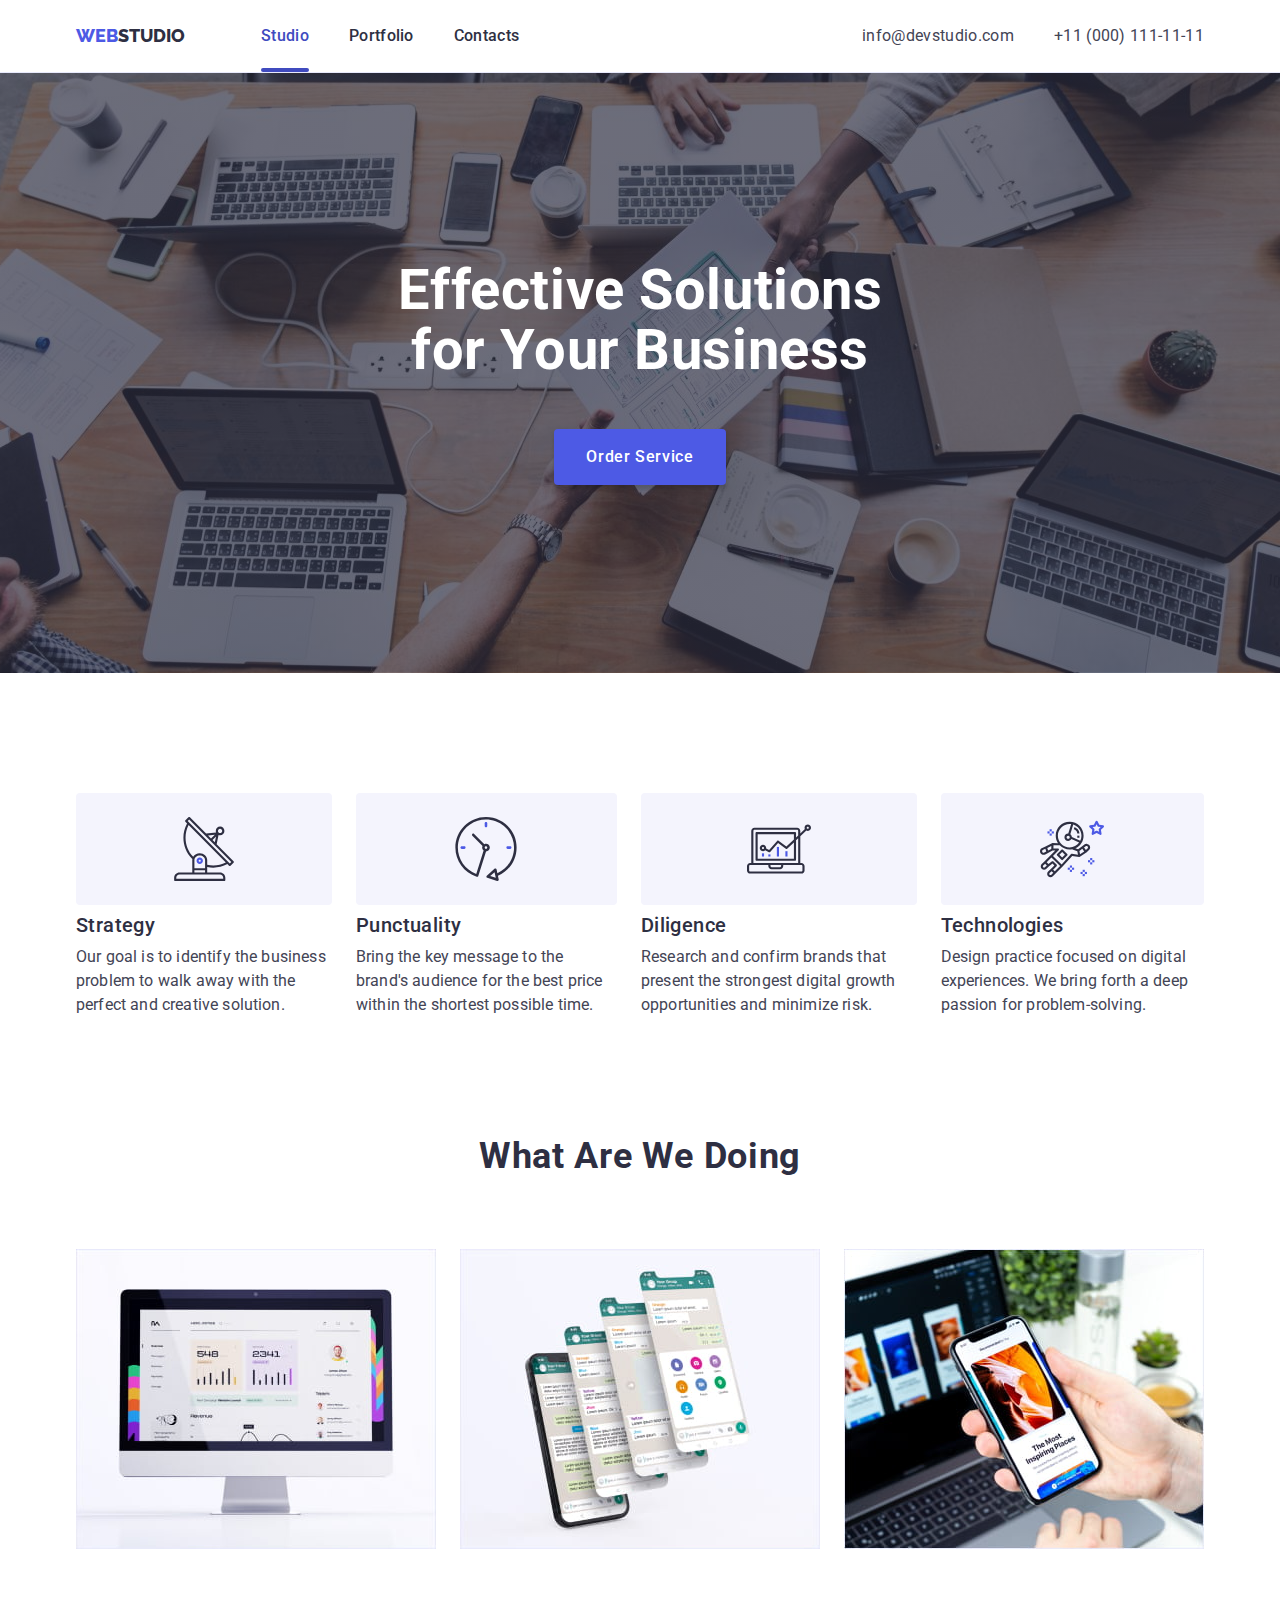
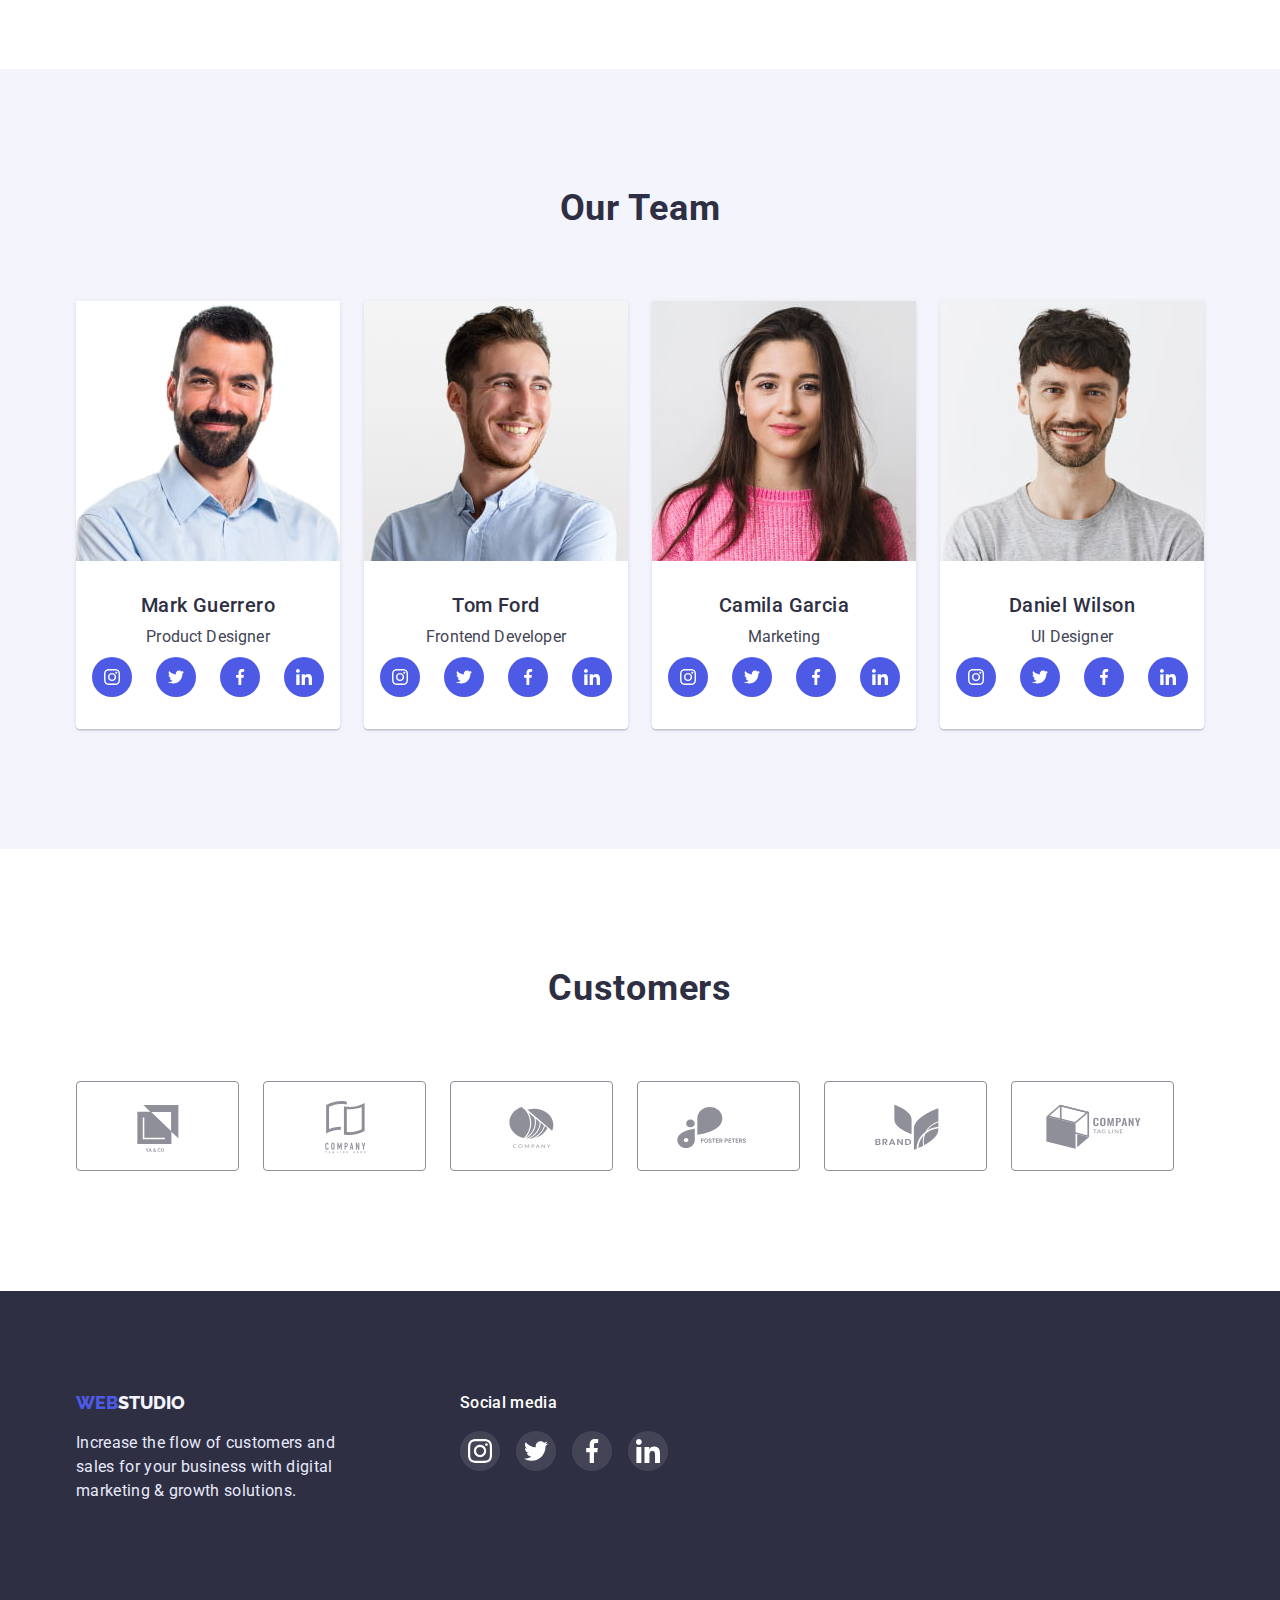
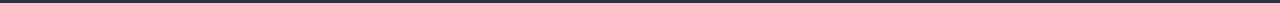
<file: index.html>
<!DOCTYPE html>
<html lang="en">
  <head>
    <meta charset="UTF-8" />
    <meta http-equiv="X-UA-Compatible" content="IE=edge" />
    <meta name="viewport" content="width=device-width, initial-scale=1.0" />

    <link rel="preconnect" href="https://fonts.googleapis.com" />
    <link rel="preconnect" href="https://fonts.gstatic.com" crossorigin />
    <link
      href="https://fonts.googleapis.com/css2?family=Raleway:wght@800&family=Roboto:wght@400;500;700;900&display=swap"
      rel="stylesheet"
    />

    <link
      rel="stylesheet"
      href="https://cdn.jsdelivr.net/npm/modern-normalize@1.1.0/modern-normalize.min.css"
    />
    <link rel="stylesheet" href="./css/style.css" />
    <title>WebStudio</title>
  </head>

  <body>
    <!-- ==================== HEADER  ==================================== -->

    <header class="header">
      <div class="container header-block">
        <nav class="navigation">
          <a class="logo-web link" href="./portfolio.html">
            <span class="logo-web-color">WEB</span>STUDIO</a
          >
          <ul class="menu list">
            <li class="menu-item">
              <a class="menu-link active-link link" href="./index.html">Studio</a>
            </li>
            <li class="menu-item">
              <a class="menu-link link" href="./portfolio.html">Portfolio</a>
            </li>

            <li class="menu-item">
              <a class="menu-link link" href="">Contacts</a>
            </li>
          </ul>
        </nav>
         <address class="addres-contacts"> 
          <ul class="contacts list">
            <li class="contacts-item">
              <a class="contacts-link link" href="malto:info@devstudio.com"
                >info@devstudio.com</a
              >
            </li>
            <li class="contacts-item">
              <a class="contacts-link link" href="tel:+11(000)111-11-11"
                >+11 (000) 111-11-11</a
              >
            </li>
          </ul>
  
         </address>

       
      </div>
    </header>
    <!-- ==================== / HEADER / ==================================== -->

    <!-- =====================  HERO IMAGES  =============================   -->
    <main>
      <section class="hero">
        <div class="container">
          <h1 class="hero-title">Effective Solutions for Your Business</h1>
          <button class="hero-btn" type="button" data-modal-open>Order Service</button>
        </div>
      </section>
      <!-- ==================== / HERO IMAGES / =============================   -->

      <!-- ================== PROFESION GUALITES ============================   -->

      <section class="section">
        <div class="container">
          <h2 class="visually-hidden">Professional Qualities</h2>
          <ul class="qualities-list list">
            <li class="qualities-item">
              <div class="container-svg">
                <svg class="icon-container">
                  <use
                    class="qualities-icon"
                    href="./images/icons.svg#icon-antenna"
                  ></use>
                </svg>
              </div>
              <h3 class="subtitle">Strategy</h3>
              <p class="description">
                Our goal is to identify the business problem to walk away with
                the perfect and creative solution.
              </p>
            </li>
            <li class="qualities-item">
              <div class="container-svg">
                <svg class="icon-container">
                  <use
                    class="qualities-icon"
                    href="./images/icons.svg#icon-clock"
                  ></use>
                </svg>
              </div>
              <h3 class="subtitle">Punctuality</h3>
              <p class="description">
                Bring the key message to the brand's audience for the best price
                within the shortest possible time.
              </p>
            </li>
            <li class="qualities-item">
              <div class="container-svg">
                <svg class="icon-container">
                  <use
                    class="qualities-icon"
                    href="./images/icons.svg#icon-diagram"
                  ></use>
                </svg>
              </div>
              <h3 class="subtitle">Diligence</h3>
              <p class="description">
                Research and confirm brands that present the strongest digital
                growth opportunities and minimize risk.
              </p>
            </li>
            <li class="qualities-item">
              <div class="container-svg">
                <svg class="icon-container">
                  <use
                    class="qualities-icon"
                    href=".//images/icons.svg#icon-astronaut"
                  ></use>
                </svg>
              </div>
              <h3 class="subtitle">Technologies</h3>
              <p class="description">
                Design practice focused on digital experiences. We bring forth a
                deep passion for problem-solving.
              </p>
            </li>
          </ul>
        </div>
      </section>

      <!-- =============== / PROFESION GUALITES / ============================   -->

      <!-- ===============   WAT ARE WE DOING =================================  -->

      <section class="section doing">
        <div class="container">
          <h2 class="title">What are we doing</h2>
          <ul class="doing-list list">
            <li class="doing-item">
              <img
                class="doing-img"
                src="./images/computer.jpg"
                alt="computer"
                width="360"
              />
            </li>
            <li class="doing-item">
              <img
                class="doing-img"
                src="./images/phone.jpg"
                alt="phone"
                width="360"
              />
            </li>
            <li class="doing-item">
              <img
                class="doing-img"
                src="./images/compmobl.jpg"
                alt="computer and mobile phone"
                width="360"
              />
            </li>
          </ul>
        </div>
      </section>
      <!-- =============== / WAT ARE WE DOING / =============================== -->

      <!-- ==================== OUR TEAM  ===================================== -->
      <section class="section team">
        <div class="container">
          <h2 class="title">Our Team</h2>
          <ul class="team-list list">
            <li class="team-item">
              <img
                class="team-img"
                src="./images/mark.jpg"
                alt="men"
                width="264"
              />
              <div class="team-card">
                <h3 class="subtitle">Mark Guerrero</h3>
                <p class="description-team">Product Designer</p>
                <ul class="social-list list">

                  <li>
                    <a class="socail-link" href="">
                      <svg class="icon-social" width="16" height="16">
                        <use href="./images/icons.svg#icon-instagram"></use>
                      </svg>
                    </a>
                  </li>
                  <li>
                    <a class="socail-link" href="">
                      <svg class="icon-social" width="16" height="16">
                        <use href="./images/icons.svg#icon-twitter"></use>
                      </svg>
                    </a>
                  </li>
                  <li>
                    <a class="socail-link" href="">
                      <svg class="icon-social" width="16" height="16">
                        <use href="./images/icons.svg#icon-facebook"></use>
                      </svg>
                    </a>
                  </li>
                  <li>
                    <a class="socail-link" href="">
                      <svg class="icon-social" width="16" height="16"> 
                        <use href="./images/icons.svg#icon-linkedin"></use>  
                      </svg>
                    </a>
                  </li>
                  
                </ul>
              </div>
            </li>
            <li class="team-item">
              <img
                class="team-img"
                src="./images/tom.jpg"
                alt="men"
                width="264"
              />
              <div class="team-card">
                <h3 class="subtitle">Tom Ford</h3>
                <p class="description-team">Frontend Developer</p>
                <ul class="social-list list">
                  <li>
                    <a class="socail-link" href="">
                      <svg class="icon-social" width="16" height="16">
                        <use href="./images/icons.svg#icon-instagram"></use>
                        
                      </svg>
                    </a>
                  </li>
                  <li>
                    <a class="socail-link" href="">
                      <svg class="icon-social" width="16" height="16">
                        <use href="./images/icons.svg#icon-twitter"></use>
                        
                      </svg>
                    </a>
                  </li>
                  <li>
                    <a class="socail-link" href="">
                      <svg class="icon-social" width="16" height="16">
                        <use href="./images/icons.svg#icon-facebook"></use>
                        
                      </svg>
                    </a>
                  </li>
                  <li>
                    <a class="socail-link" href="">
                      <svg class="icon-social" width="16" height="16">
                        <use
                        class="icon-svg"
                        href="./images/icons.svg#icon-linkedin"
                      ></use>
                      </svg>
                    </a>
                  </li>
                </ul>
              </div>
            </li>
            <li class="team-item">
              <img
                class="team-img"
                src="./images/camila.jpg"
                alt="woman"
                width="264"
              />
              <div class="team-card">
                <h3 class="subtitle">Camila Garcia</h3>
                <p class="description-team">Marketing</p>
                <ul class="social-list list">
                  <li>
                    <a class="socail-link" href="">
                      <svg class="icon-social" width="16" height="16">
                        <use href="./images/icons.svg#icon-instagram"></use>
                    
                      </svg>
                    </a>
                  </li>
                  <li>
                    <a class="socail-link" href="">
                      <svg class="icon-social" width="16" height="16">
                        <use href="./images/icons.svg#icon-twitter"></use>
                      
                      </svg>
                    </a>
                  </li>
                  <li>
                    <a class="socail-link" href="">
                      <svg class="icon-social" width="16" height="16">
                        <use href="./images/icons.svg#icon-facebook"></use>
                  
                      </svg>
                    </a>
                  </li>
                  <li>
                    <a class="socail-link" href="">
                      <svg class="icon-social" width="16" height="16">
                        <use
                          class="icon-svg"
                          href="./images/icons.svg#icon-linkedin"
                        ></use>
                      </svg>
                    </a>
                  </li>
                </ul>
              </div>
            </li>
            <li class="team-item">
              <img
                class="team-img"
                src="./images/daniel.jpg"
                alt="men"
                width="264"
              />
              <div class="team-card">
                <h3 class="subtitle">Daniel Wilson</h3>
                <p class="description-team">UI Designer</p>
                <ul class="social-list list">
                  <li>
                    <a class="socail-link" href="">
                      <svg class="icon-social" width="16" height="16">
                        <use href="./images/icons.svg#icon-instagram"></use>
                      </svg>
                    </a>
                  </li>
                  <li>
                    <a class="socail-link" href="">
                      <svg class="icon-social" width="16" height="16">
                        <use href="./images/icons.svg#icon-twitter"></use>  
                      </svg>
                    </a>
                  </li>
                  <li>
                    <a class="socail-link" href="">
                      <svg class="icon-social" width="16" height="16">
                        <use href="./images/icons.svg#icon-facebook"></use>
                      </svg>
                    </a>
                  </li>
                  <li>
                    <a class="socail-link" href="">
                      <svg class="icon-social" width="16" height="16">
                        <use
                          class="icon-svg"
                          href="./images/icons.svg#icon-linkedin"
                        ></use>
                      </svg>
                    </a>
                  </li>
                </ul>
              </div>
            </li>
          </ul>
        </div>
      </section>

      <!-- ========================= / OUR TEAM / ========================================= -->

      <!-- =======================   CUSTOMERS   ========================================== -->

      <section class="section">
        <div class="container">
          <h2 class="title">Customers</h2>
          <ul class="customers-list list">
            <li class="customer-item">

              <a class="customer-link" href="">
                <svg class="customers-icon" width="104" height="56">
                  <use href="./images/icons.svg#icon-Logo"></use>
                </svg>
              </a>
            </li>

            <li class="customer-item">
              <a class="customer-link" href="">
                <svg class="customers-icon" width="104" height="56">
                  <use href="./images/icons.svg#icon-Logo-company"></use>
                </svg>
              </a>
            </li>

            <li class="customer-item">
              <a class="customer-link" href="">
                <svg class="customers-icon" width="104" height="56">
                  <use href="./images/icons.svg#icon-Logo-company-2"></use>
                </svg>
              </a>
            </li>

            <li class="customer-item">
              <a class="customer-link" href="">
                <svg class="customers-icon" width="104" height="56">
                  <use href="./images/icons.svg#icon-Logo-foster-peters"></use>
                </svg>
              </a>
            </li>

            <li class="customer-item">
              <a class="customer-link" href="">
                <svg class="customers-icon" width="104" height="56">
                  <use href="./images/icons.svg#icon-Logo-brand"></use>
                </svg>
              </a>
            </li>

            <li class="customer-item">
              <a class="customer-link" href="">
                <svg class="customers-icon" width="104" height="56">
                  <use
                    href="./images/icons.svg#icon-Logo-company-tag-line"
                  ></use>
                </svg>
              </a>
            </li>
          </ul>
        </div>
      </section>
    </main>
    <!-- ==================== / CUSTOMERS / =================================== -->

    <!-- ======================= FOOTER ======================================= -->

    <footer class="footer">
      <div class="container footer-social-container">
        <div class="footer-wraper">
          <a class="logo-footer link" href="./portfolio.html"
            ><span class="logo-footer-color">WEB</span>STUDIO</a
          >
          <p class="description-footer">
            Increase the flow of customers and sales for your business with
            digital marketing & growth solutions.
          </p>
        </div>
        <div class="footer-social">
          <p class="footer-soc-text">Social media</p>
          <ul class="footer-social-list list">
            <li>
              <a href="" class="footer-social-link">
                <svg class="icon-social" width="24" height="24">
                  <use href="./images/icons.svg#icon-instagram"></use>
                </svg>
              </a>
            </li>
            <li>
              <a href="" class="footer-social-link">
                <svg class="icon-social" width="24" height="24">
                  <use href="./images/icons.svg#icon-twitter"></use>
                </svg>
              </a>
            </li>
            <li>
              <a href="" class="footer-social-link">
                <svg class="icon-social" width=" 24 " height=" 24 ">
                  <use href="./images/icons.svg#icon-facebook"></use>
                </svg>
              </a>
            </li>
            <li>
              <a href="" class="footer-social-link">
                <svg class="icon-social" width=" 24 " height=" 24 ">
                  <use href="./images/icons.svg#icon-linkedin"></use>
                </svg>
              </a>
            </li>
          </ul>
        </div>
      </div>
    </footer>
    <!-- ======================= / FOOTER / ======================================= -->

    <div class="backdrop is-hidden " data-modal>
      <div class="modal">
       <button class="modal-close-btn" type="button" data-modal-close>
        <svg class="modal-close-btn-icon" width="8" height="8" >
          <use href="./images/icons.svg#icon-close-black"></use>
        </svg>
       </button>
      </div>
    </div>
    <script src="./js/modal.js"></script>
  </body>
</html>
</file>
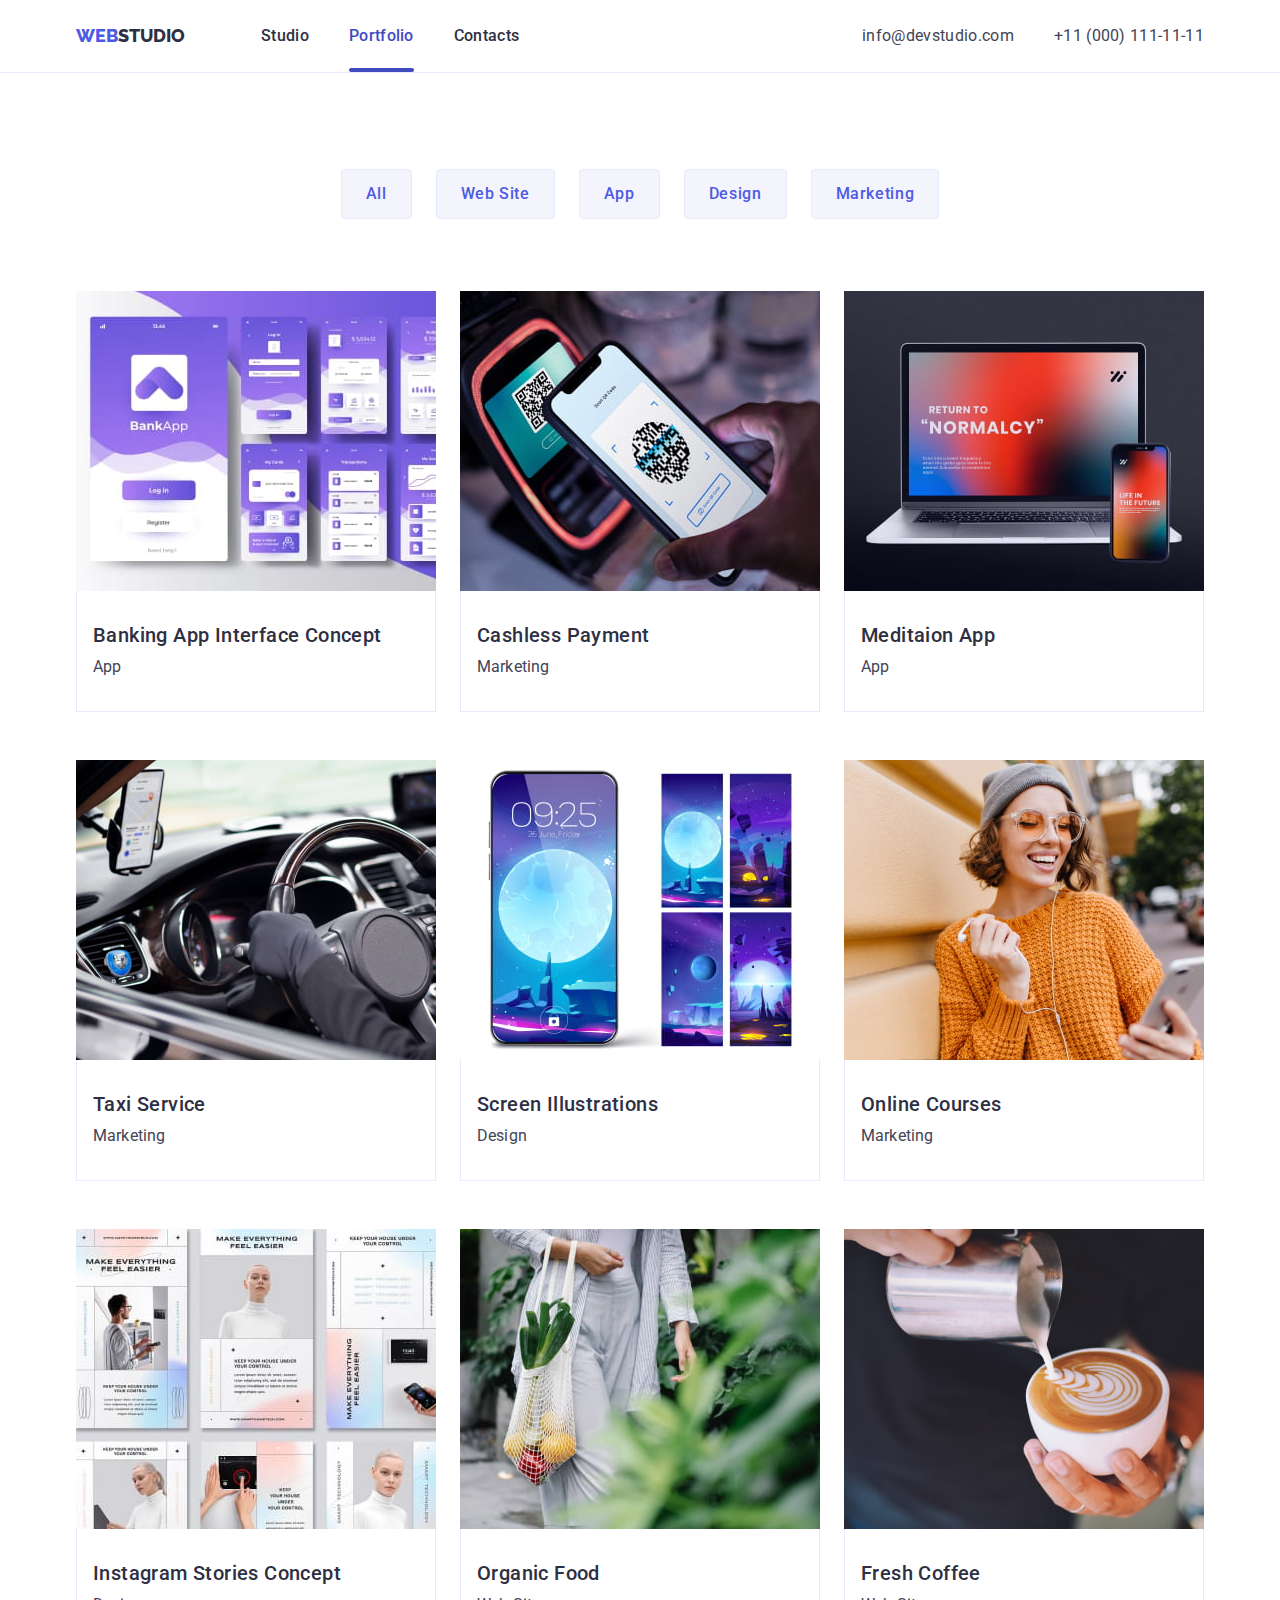
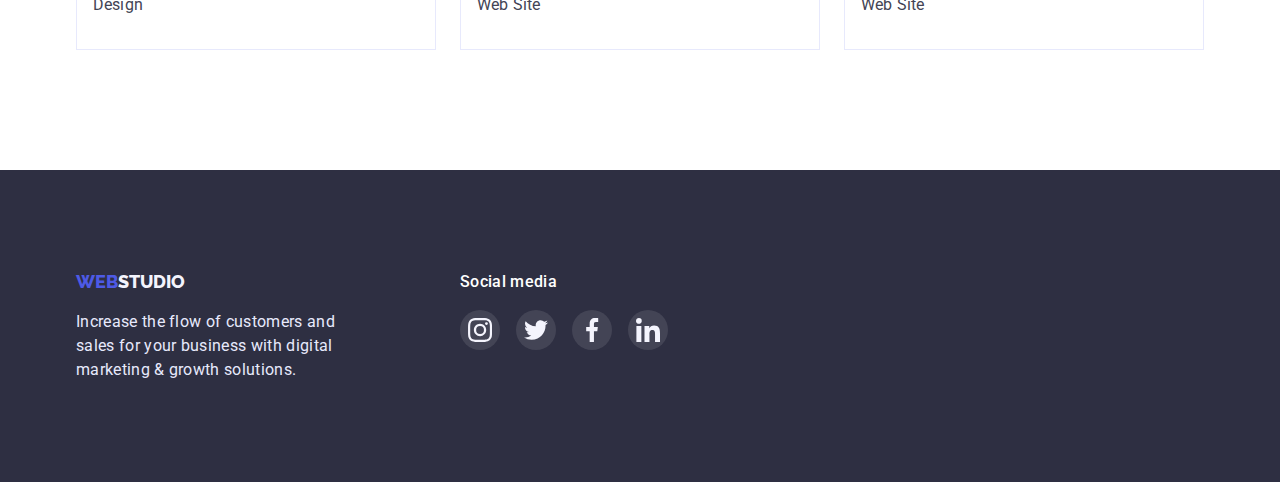
<file: portfolio.html>
<!DOCTYPE html>
<html lang="en">
  <head>
    <meta charset="UTF-8" />
    <meta http-equiv="X-UA-Compatible" content="IE=edge" />
    <meta name="viewport" content="width=device-width, initial-scale=1.0" />
    <link rel="preconnect" href="https://fonts.googleapis.com" />
    <link rel="preconnect" href="https://fonts.gstatic.com" crossorigin />
    <link
      href="https://fonts.googleapis.com/css2?family=Raleway:wght@800&family=Roboto:wght@400;500;700;900&display=swap"
      rel="stylesheet"
    />
    <link
      rel="stylesheet"
      href="https://cdn.jsdelivr.net/npm/modern-normalize@1.1.0/modern-normalize.min.css"
    />
    <link rel="stylesheet" href="./css/style.css" />
    <title>Portfolio</title>
  </head>

  <body>
    <!--  ================== HEADER PORTFOLIO ================================= -->
    
    <header class="header">
      <div class="container header-block">
        <nav class="navigation">
          <a class="logo-web link" href="./index.html">
            <span class="logo-web-color">WEB</span>STUDIO</a
          >
          <ul class="menu list">
            <li class="menu-item">
              <a class="menu-link link" href="./index.html">Studio</a>
            </li>
            <li class="menu-item">
              <a class="menu-link  active-link link" href="./portfolio.html">Portfolio</a>
            </li>
            <li class="menu-item">
              <a class="menu-link  link" href="">Contacts</a>
            </li>
          </ul>
        </nav>
        <ul class="contacts list">
          <li class="contacts-item">
            <a class="contacts-link link" href="malto:info@devstudio.com"
              >info@devstudio.com</a
            >
          </li>
          <li class="contacts-item">
            <a class="contacts-link link" href="tel:+11(000)111-11-11"
              >+11 (000) 111-11-11</a
            >
          </li>
        </ul>
      </div>
    </header>
    <!--  ================= / HEADER PORTFOLIO / ================================= -->

    <!-- ==================== MAIN PORTFOLIO BTN ================================== -->
    <main>
      <section class="section-portfolio">
        <div class="container">
          <h1 class="visually-hidden">Development Product</h1>
          <ul class="button-list list">
            <li class="button-item">
              <button class="portfolio-item-btn" type="button">All</button>
            </li>
            <li class="button-item">
              <button class="portfolio-item-btn" type="button">Web Site</button>
            </li>
            <li class="button-item">
              <button class="portfolio-item-btn" type="button">App</button>
            </li>
            <li class="button-item">
              <button class="portfolio-item-btn" type="button">Design</button>
            </li>
            <li class="button-item">
              <button class="portfolio-item-btn" type="button">
                Marketing
              </button>
            </li>
          </ul>
          <!-- ==================== /MAIN PORTFOLIO BTN / ================================== -->

          <!-- ===================== CARD SET END OVERLAY =================================== -->

          <ul class="portfolio-card-set list">
            <li class="portfolio-item">
              <a class="link-img-card link" href="">
                <div class="portfolio-overlay">
                  <img
                    class="card-img"
                    src="./images/mobileapplication.jpg"
                    alt="Banking App Interface Concept"
                    width="360"
                  />
                  <p class="text-overlay">
                    14 Stylish and User-Friendly App Design Concepts · Task
                    Manager App · Calorie Tracker App · Exotic Fruit Ecommerce
                    App · Cloud Storage App
                  </p>
                </div>
                <div class="card-text">
                  <h2 class="subtitle-card">Banking App Interface Concept</h2>
                  <p class="description">App</p>
                </div>
              </a>
            </li>

            <li class="portfolio-item">
              <a class="link-img-card link" href="">
                <div class="portfolio-overlay">
                  <img
                    src="./images/mobilquarcode.jpg"
                    alt="Cashless Payment"
                    width="360"
                  />
                  <p class="text-overlay">
                    14 Stylish and User-Friendly App Design Concepts · Task
                    Manager App · Calorie Tracker App · Exotic Fruit Ecommerce
                    App · Cloud Storage App
                  </p>
                </div>
                <div class="card-text">
                  <h2 class="subtitle-card">Cashless Payment</h2>
                  <p class="description">Marketing</p>
                </div>
              </a>
            </li>

            <li class="portfolio-item">
              <a class="link-img-card link" href="">
                <div class="portfolio-overlay">
                  <img src="./images/app.jpg" alt="Meditaion App" width="360" />
                  <p class="text-overlay">
                    14 Stylish and User-Friendly App Design Concepts · Task
                    Manager App · Calorie Tracker App · Exotic Fruit Ecommerce
                    App · Cloud Storage App
                  </p>
                </div>
                <div class="card-text">
                  <h2 class="subtitle-card">Meditaion App</h2>
                  <p class="description">App</p>
                </div>
              </a>
            </li>

            <li class="portfolio-item">
              <a href="" class="link-img-card link">
                <div class="portfolio-overlay">
                  <img
                    src="./images/autowithmobil.jpg"
                    alt="Taxi Service"
                    width="360"
                  />
                  <p class="text-overlay">
                    14 Stylish and User-Friendly App Design Concepts · Task
                    Manager App · Calorie Tracker App · Exotic Fruit Ecommerce
                    App · Cloud Storage App
                  </p>
                </div>
                <div class="card-text">
                  <h2 class="subtitle-card">Taxi Service</h2>
                  <p class="description">Marketing</p>
                </div>
              </a>
            </li>

            <li class="portfolio-item">
              <a class="link-img-card link" href="">
                <div class="portfolio-overlay">
                  <img
                    src="./images/scrin.jpg"
                    alt="Screen Illustrations"
                    width="360"
                  />
                  <p class="text-overlay">
                    14 Stylish and User-Friendly App Design Concepts · Task
                    Manager App · Calorie Tracker App · Exotic Fruit Ecommerce
                    App · Cloud Storage App
                  </p>
                </div>
                <div class="card-text">
                  <h2 class="subtitle-card">Screen Illustrations</h2>
                  <p class="description">Design</p>
                </div>
              </a>
            </li>

            <li class="portfolio-item">
              <a class="link-img-card link" href="">
                <div class="portfolio-overlay">
                  <img src="./images/woman.jpg" alt="woman" width="360" />
                  <p class="text-overlay">
                    14 Stylish and User-Friendly App Design Concepts · Task
                    Manager App · Calorie Tracker App · Exotic Fruit Ecommerce
                    App · Cloud Storage App
                  </p>
                </div>
                <div class="card-text">
                  <h2 class="subtitle-card">Online Courses</h2>
                  <p class="description">Marketing</p>
                </div>

              </a>
            </li>

            <li class="portfolio-item">
              <a class="link-img-card link" href="">
                <div class="portfolio-overlay">
                  <img
                    src="./images/stories.jpg"
                    alt="Instagram Stories Concept"
                    width="360"
                  />
                  <p class="text-overlay">
                    14 Stylish and User-Friendly App Design Concepts · Task
                    Manager App · Calorie Tracker App · Exotic Fruit Ecommerce
                    App · Cloud Storage App
                  </p>
                </div>
                <div class="card-text">
                  <h2 class="subtitle-card">Instagram Stories Concept</h2>
                  <p class="description">Design</p>
                </div>
              </a>
            </li>

            <li class="portfolio-item">
              <a class="link-img-card link" href="">
                <div class="portfolio-overlay">
                  <img
                    src="./images/vegetables.jpg"
                    alt="vegetables"
                    width="360"
                  />
                  <p class="text-overlay">
                    14 Stylish and User-Friendly App Design Concepts · Task
                    Manager App · Calorie Tracker App · Exotic Fruit Ecommerce
                    App · Cloud Storage App
                  </p>
                </div>
                <div class="card-text">
                  <h2 class="subtitle-card">Organic Food</h2>
                  <p class="description">Web Site</p>
                </div>
              </a>
            </li>

            <li class="portfolio-item">
              <a class="link-img-card link" href="">
                <div class="portfolio-overlay">
                  <img src="./images/coffee.jpg" alt="Fresh Coffee" width="360" />
  
                  <p class="text-overlay">
                    14 Stylish and User-Friendly App Design Concepts · Task
                    Manager App · Calorie Tracker App · Exotic Fruit Ecommerce App
                    · Cloud Storage App
                  </p>
                </div>
                <div class="card-text">
                  <h2 class="subtitle-card">Fresh Coffee</h2>
                  <p class="description">Web Site</p>
                </div>
              </a>
            </li>

          </ul>
        </div>
      </section>
    </main>

    <!-- ===================== / CARD SET END OVERLAY / =================================== -->

    <!-- ====================  FOOTER PORTFOLIO =========================== -->
    <footer class="footer">
      <div class="container footer-social-container">
        <div class="footer-wraper">
          <a class="logo-footer link" href="./index.html"
            ><span class="logo-footer-color">WEB</span>STUDIO</a
          >
          <p class="description-footer">
            Increase the flow of customers and sales for your business with
            digital marketing & growth solutions.
          </p>
        </div>
        <div class="footer-social">
          <p class="footer-soc-text">Social media</p>
          <ul class="footer-social-list list">
            <li>
              <a href="" class="footer-social-link">
                <svg width="24" height=" 24 ">
                  <use href="./images/sprite.svg#icon-instagram"></use>
                </svg>
              </a>
            </li>
            <li>
              <a href="" class="footer-social-link">
                <svg width=" 24 " height=" 24 ">
                  <use href="./images/sprite.svg#icon-twitter"></use>
                </svg>
              </a>
            </li>
            <li>
              <a href="" class="footer-social-link">
                <svg width=" 24 " height=" 24 ">
                  <use href="./images/sprite.svg#icon-facebook"></use>
                </svg>
              </a>
            </li>
            <li>
              <a href="" class="footer-social-link">
                <svg width=" 24 " height=" 24 ">
                  <use href="./images/sprite.svg#icon-linkedin"></use>
                </svg>
              </a>
            </li>
          </ul>
        </div>
      </div>
    </footer>
    <!-- ==================== / FOOTER PORTFOLIO  / =========================== -->
  </body>
</html>
</file>
<file: css/style.css>
:root {
  --primary-color: #2e2f42;
  --secondary-color: #4d5ae5;
  --selected-color: #f4f4fd;
  --accented-color: #fff;
  --lucid-color: #e7e9fc;
  --filler-color: #434455;
  --change-color: #404bbf;
  --color-icon-svg: #8e8f99;
  --social-foot-color: #ffffff1a;
  --change-soc-foot-color: #31d0aa;
  --modal-window-color: #fcfcfc;
}

body {
  background-color: var(--accented-color);
  color: var(--primary-color);
  font-family: "Roboto", sans-serif;
}

/* ==============  CANCELED STYLE =====================*/

h1,
h2,
h3 {
  margin: 0;
}

ul {
  margin: 0;
  padding: 0;
}

p {
  margin: 0;
}

img {
  display: block;
  max-width: 100%;
  height: auto;
}

.link {
  text-decoration: none;
}

.list {
  list-style: none;
}

/* ============== / CANCELED STYLE / =====================*/

/* =======  CONTAINER FOR CONTENT =======================  */

.container {
  width: 1158px;
  margin-right: auto;
  margin-left: auto;
  padding: 0 15px;
}

.section {
  padding: 120px 0;
}

/* ======= / CONTAINER FOR CONTENT /=========== =======  */

/* ===================  HEDER ======================= */
.header {
  padding: 24px 0;
  border-bottom: 1px solid var(--lucid-color);
}

.header-block {
  display: flex;
  justify-content: space-between;
}

.navigation {
  display: flex;
}

.menu {
  display: flex;
  margin-left: 76px;
}

.menu :nth-child(2) {
  margin: 0 40px;
}

.addres-contacts {
  font-style: normal;
}
/* =============== / HEDER  /======================= */

/*  =============== LOGO =========================== */
.logo-web {
  font-family: "Raleway", sans-serif;
  font-style: normal;
  font-weight: 800;
  font-size: 18px;
  line-height: 1.33;
  color: var(--primary-color);
}

.logo-web-color {
  color: var(--secondary-color);
}

/* ============== / LOGO / ============================ */

/* =============== NAV MENU ====================== */

.menu-link {
  position: relative;
  font-weight: 500;
  line-height: 1.5;
  letter-spacing: 0.02em;
  color: var(--primary-color);
  transition: color 250ms cubic-bezier(0.4, 0, 0.2, 1);
}

.menu-link:hover,
.menu-link:focus {
  color: var(--secondary-color);
}

.active-link {
  color: var(--change-color);
}

.active-link::after {
  content: "";
  left: 0;
  top: 42px;
  width: 100%;
  height: 4px;
  display: block;
  position: absolute;
  border-radius: 2px;
  background-color: var(--change-color);
}

/* ================ / NAV MENU / ===================== */

/*  ================  CONTACTS ======================= */
.contacts-link {
  line-height: 1.5;
  letter-spacing: 0.02em;
  color: var(--filler-color);
  transition: color 250ms cubic-bezier(0.4, 0, 0.2, 1);
}
.contacts {
  display: flex;
}

.contacts :nth-child(2) {
  margin-left: 40px;
}

.contacts-link:hover,
.contacts-link:focus {
  color: var(--secondary-color);
}
/*  =============== / CONTACTS / ======================== */

/* =================== HERO IMAGE =========================== */

.hero {
  max-width: 1440px;
  margin: auto;
  padding: 188px 0;
  background-color: rgba(46, 47, 66, 0.7);
  background-image: linear-gradient(
      rgba(46, 47, 66, 0.7),
      rgba(46, 47, 66, 0.7)
    ),
    url(../images/people-office.jpg);
  background-repeat: no-repeat;
  background-position: center;
  background-size: cover;
}

.hero-title {
  margin-left: auto;
  margin-right: auto;
  width: 494px;
  text-align: center;
  font-weight: 700;
  font-size: 56px;
  line-height: 1.07;
  margin-bottom: 48px;
  letter-spacing: 0.01em;
  color: var(--accented-color);
}

.hero-btn {
  display: block;
  font-family: inherit;
  font-weight: 500;
  font-size: 16px;
  line-height: 1.5;
  letter-spacing: 0.04em;
  color: var(--accented-color);
  background-color: var(--secondary-color);
  box-shadow: 0px 4px 4px rgba(0, 0, 0, 0.15);
  border-radius: 4px;
  padding: 16px 32px;
  border: none;
  cursor: pointer;
  margin-left: auto;
  margin-right: auto;
  transition: background-color 250ms cubic-bezier(0.4, 0, 0.2, 1);
}

.hero-btn:hover,
.hero-btn:focus {
  background-color: var(--change-color);
}

/* ========= / HERO IMAGE / =============================== */

/* =========  PROFESSIONAL GUALITIES ======================  */

.container-svg {
  display: flex;
  justify-content: center;
  align-items: center;
  background: var(--selected-color);
  border-radius: 4px;
  padding: 24px;
  margin-bottom: 8px;
}

.icon-container {
  width: 64px;
  height: 64px;
  display: block;
}

.visually-hidden {
  position: absolute;
  white-space: nowrap;
  width: 1px;
  height: 1px;
  overflow: hidden;
  border: 0;
  padding: 0;
  clip: rect(0 0 0 0);
  clip-path: inset(50%);
  margin: -1px;
}

.qualities-list {
  display: flex;
  gap: 24px;
}

.description {
  line-height: 1.5;
  letter-spacing: 0.01em;
  color: var(--filler-color);
}

/* ============/ PROFESSIONAL GUALITIES / ======================= */

/* ============  WHAT ARE WE DOIHG  ============================ */
.doing {
  padding-top: 0;
}

.doing-list {
  display: flex;
  justify-content: space-between;
}

.title {
  margin-bottom: 72px;
  font-weight: 700;
  font-size: 36px;
  line-height: 1.11;
  text-align: center;
  letter-spacing: 0.02em;
  text-transform: capitalize;
}

.subtitle {
  margin-bottom: 8px;
  font-weight: 500;
  font-size: 20px;
  line-height: 1.2;
  letter-spacing: 0.02em;
}

.description-team {
  text-align: center;
  line-height: 1.5;
  letter-spacing: 0.01em;
  color: var(--filler-color);
}
/* ============= / WHAT ARE WE DOIHG / =========================*/

/* ============== OUR TEAM  ======================================= */
.team {
  background-color: var(--selected-color);
}

.team-list {
  display: flex;
  justify-content: space-between;
}

.team-card {
  padding: 32px 16px 32px 16px;
}

.team-item {
  text-align: center;
  background: var(--accented-color);
  box-shadow: 0px 1px 6px rgba(46, 47, 66, 0.08),
    0px 1px 1px rgba(46, 47, 66, 0.16), 0px 2px 1px rgba(46, 47, 66, 0.08);
  border-radius: 0px 0px 4px 4px;
}

.description-team {
  text-align: center;
  font-weight: 400;
  line-height: 1.5;
  letter-spacing: 0.01em;
  color: var(--filler-color);
  margin-bottom: 8px;
}

.social-list {
  display: flex;
  justify-content: space-between;
}

.socail-link {
  display: flex;
  justify-content: center;
  align-items: center;
  width: 40px;
  height: 40px;
  border-radius: 50%;
  background-color: var(--secondary-color);
  transition: background-color 250ms cubic-bezier(0.4, 0, 0.2, 1);
}

.icon-social {
  fill: var(--accented-color);
}

.socail-link:hover,
.socail-link:focus {
  background-color: var(--change-color);
}

/* =============== / OUR TEAM / ================================== */

/* ================= CUSTOMERS ==================================== */

.customers-list {
  display: flex;
  gap: 24px;
}

.customer-item {
  width: calc((100% - 150px) / 6);
  height: 90px;
}

.customer-link {
  width: 100%;
  height: 100%;
  display: flex;
  align-items: center;
  justify-content: center;
  border: 1px solid var(--color-icon-svg);
  border-radius: 4px;
  fill: var(--color-icon-svg);
  background-color: var(--accented-color);
  transition: border-color 250ms cubic-bezier(0.4, 0, 0.2, 1),
    fill 250ms cubic-bezier(0.4, 0, 0.2, 1);
}

.customer-link:focus,
.customer-link:hover {
  border-color: var(--change-color);
}
.customer-link:focus,
.customer-link:hover {
  fill: var(--change-color);
}

/* ============== / CUSTOMERS / =================================== */

/* =================  PORTFOLIO  ================  */
.section-portfolio {
  padding: 96px 0 120px;
}

.button-list {
  display: flex;
  justify-content: center;
  margin-bottom: 72px;
}

.portfolio-item-btn {
  font-family: inherit;
  padding: 12px 24px;
  background-color: var(--selected-color);
  border: 1px solid var(--lucid-color);
  border-radius: 4px;
  font-weight: 500;
  font-size: 16px;
  line-height: 1.5;
  letter-spacing: 0.04em;
  color: var(--secondary-color);
  cursor: pointer;
  transition: background-color 250ms cubic-bezier(0.4, 0, 0.2, 1),
    color 250ms cubic-bezier(0.4, 0, 0.2, 1);
}

.button-list :not(:last-child) {
  margin-right: 24px;
}

.portfolio-item-btn:hover,
.portfolio-item-btn:focus {
  background-color: var(--secondary-color);
  color: var(--accented-color);
}

/* ================== CARD SET ================ */

.portfolio-card-set {
  display: flex;
  flex-wrap: wrap;
  column-gap: 24px;
  row-gap: 48px;
}

.portfolio-item {
  background-color: var(--accented-color);
  transition: box-shadow 250ms cubic-bezier(0.4, 0, 0.2, 1);
}

.portfolio-item:hover {
  box-shadow: 0px 1px 6px rgba(46, 47, 66, 0.08),
    0px 1px 1px rgba(46, 47, 66, 0.16), 
    0px 2px 1px rgba(46, 47, 66, 0.08);
}

.subtitle-card {
  font-weight: 500;
  font-size: 20px;
  line-height: 1.2;
  letter-spacing: 0.02em;
  color: var(--primary-color);
  margin-bottom: 8px;
}

.card-text {
  padding: 32px 16px;
  border-left: 1px solid var(--lucid-color);
  border-right: 1px solid var(--lucid-color);
  border-bottom: 1px solid var(--lucid-color);
}

/* =========== / CARD SET / ==================== */

/* ============== OVERLAY ==================== */

.portfolio-overlay {
  position: relative;
  overflow: hidden;
}

.text-overlay {
  width: 100%;
  height: 100%;
  top: 0;
  left: 0;
  overflow-y: auto;
  transform: translate(0, 100%);
  line-height: 1.5;
  letter-spacing: 0.02em;
  color: var(--selected-color);
  padding: 40px 32px;
  background-color: var(--secondary-color);
  position: absolute;
  transition: transform 250ms cubic-bezier(0.4, 0, 0.2, 1);
}

.link-img-card:hover .text-overlay,
.link-img-card:focus .text-overlay {
  transform: translate(0, 0);
}

/*  ================ / OVERLAY / ========================== */

/* =========== / PORTFOLIO / ======================= */

/* ==============   FOOTER  =================================== */

.footer {
  background-color: var(--primary-color);
  padding: 100px 0;
}

.footer-social-container {
  display: flex;
}

.footer-social {
  margin-left: 120px;
}

.logo-footer {
  font-family: "Raleway", sans-serif;
  font-weight: 800;
  font-size: 18px;
  line-height: 1.33;
  color: var(--selected-color);
}

.logo-footer-color {
  color: var(--secondary-color);
  
}

.description-footer {
  margin-top: 16px;
  width: 264px;
  line-height: 1.5;
  letter-spacing: 0.02em;
  color: var(--lucid-color);
}

.footer-soc-text {
  font-weight: 500;
  line-height: 1.5;
  letter-spacing: 0.02em;
  color: var(--accented-color);
}

.footer-social-list {
  display: flex;
  gap: 16px;
  margin-top: 16px;
}

.footer-social-link {
  display: flex;
  justify-content: center;
  align-items: center;
  width: 40px;
  height: 40px;
  border-radius: 50%;
  background-color: var(--social-foot-color);
  transition: background-color 250ms cubic-bezier(0.4, 0, 0.2, 1);
}

.footer-social-link:hover,
.footer-social-link:focus {
  background-color: var(--change-soc-foot-color);
}

/* ================== / FOOTER / ====================== */

/* ================  MODAL WINDOW ======================= */
.backdrop.is-hidden {
  opacity: 0;
  visibility: hidden;
  pointer-events: none;
}
.backdrop {
  position: fixed;
  top: 0;
  left: 0;
  z-index: 100;
  width: 100%;
  height: 100%;
  transition: opacity 250ms cubic-bezier(0.4, 0, 0.2, 1),
    visibility 250ms cubic-bezier(0.4, 0, 0.2, 1);
  background-color: rgba(46, 47, 66, 0.4);
}
.modal {
  width: 408px;
  height: 576px;
  position: absolute;
  top: 50%;
  left: 50%;
  transform: translate(-50%, -50%) scale(1);
  transition: transform  250ms cubic-bezier(0.4, 0, 0.2, 1);
  background: var(--modal-window-color);
  box-shadow: 0px 1px 1px rgba(0, 0, 0, 0.14), 0px 1px 3px rgba(0, 0, 0, 0.12),
    0px 2px 1px rgba(0, 0, 0, 0.2);
  border-radius: 4px;
}
 .backdrop.is-hidden .modal {
 transform: translate(-50%, -50%) scale(0);  
} 
.modal-close-btn {
  top: 24px;
  right: 24px;
  position: absolute;
  display: flex;
  justify-content: center;
  align-items: center;
  width: 24px;
  height: 24px;
  border-radius: 50%;
  padding: 0;
  cursor: pointer;
  transition: background-color 250ms cubic-bezier(0.4, 0, 0.2, 1);
  background-color: var(--lucid-color);
  border: 1px solid rgba(0, 0, 0, 0.1);
}

.modal-close-btn:hover,
.modal-close-btn:focus {
  background-color: var(--change-color);
}

.modal-close-btn:hover .modal-close-btn-icon,
.modal-close-btn:focus .modal-close-btn-icon {
  fill: var(--accented-color);
}

.modal-close-btn-icon {
  transition: fill 250ms cubic-bezier(0.4, 0, 0.2, 1);
}

/* ================ / MODAL WINDOW / ======================= */
</file>
